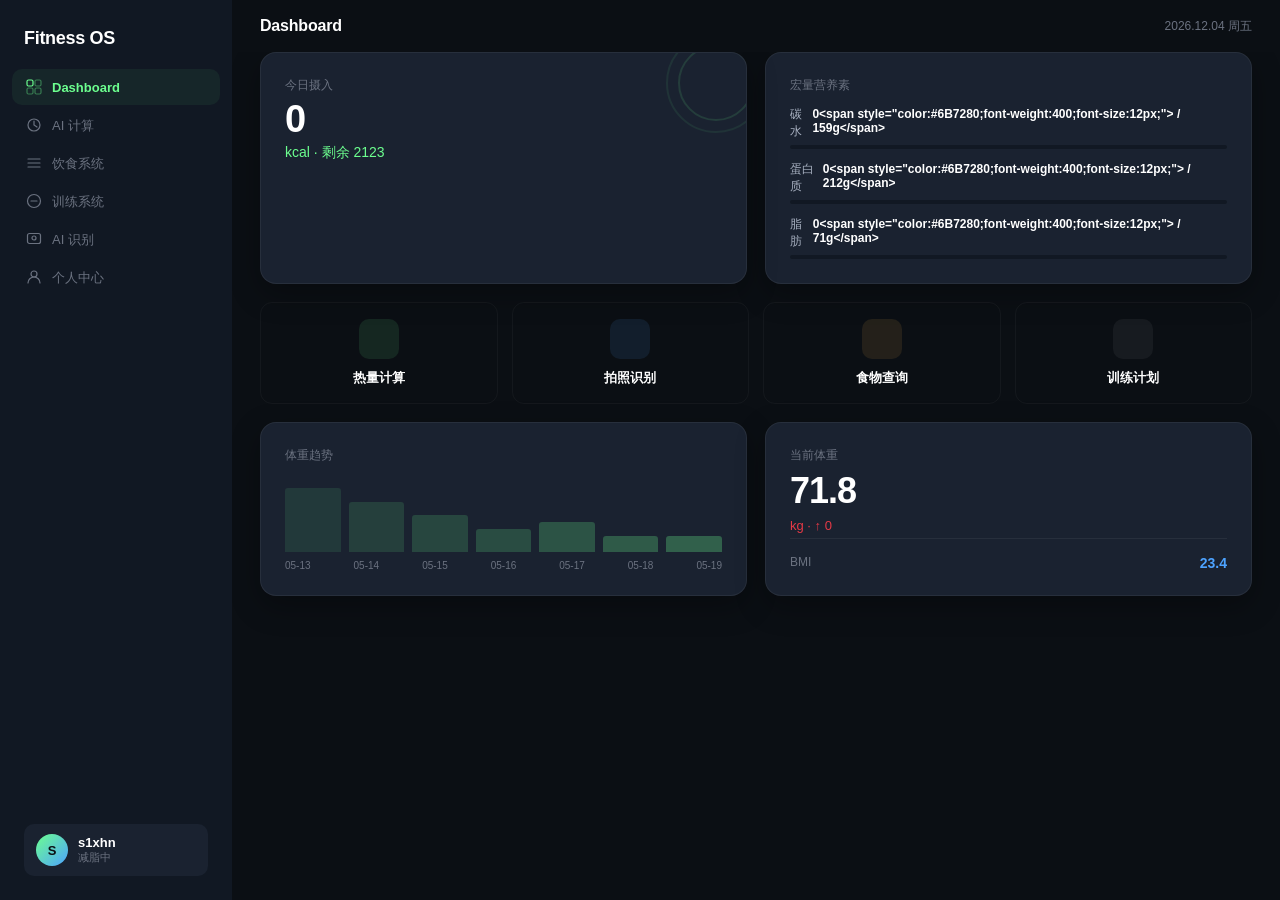
<file: app/fitness-app/index.html>
<!DOCTYPE html>
<html lang="zh-CN">
<head>
  <meta charset="UTF-8">
  <meta name="viewport" content="width=device-width, initial-scale=1.0">
  <title>Fitness OS</title>
  <link rel="stylesheet" href="css/design-system.css">
  <link rel="stylesheet" href="css/layout.css">
  <link rel="stylesheet" href="css/components.css">
</head>
<body>
  <div id="app">
    <aside id="sidebar"></aside>
    <div id="main-area">
      <header id="topbar"></header>
      <main id="content"></main>
    </div>
    <nav id="bottom-nav"></nav>
  </div>
  <script type="module" src="js/app.js"></script>
</body>
</html>
</file>
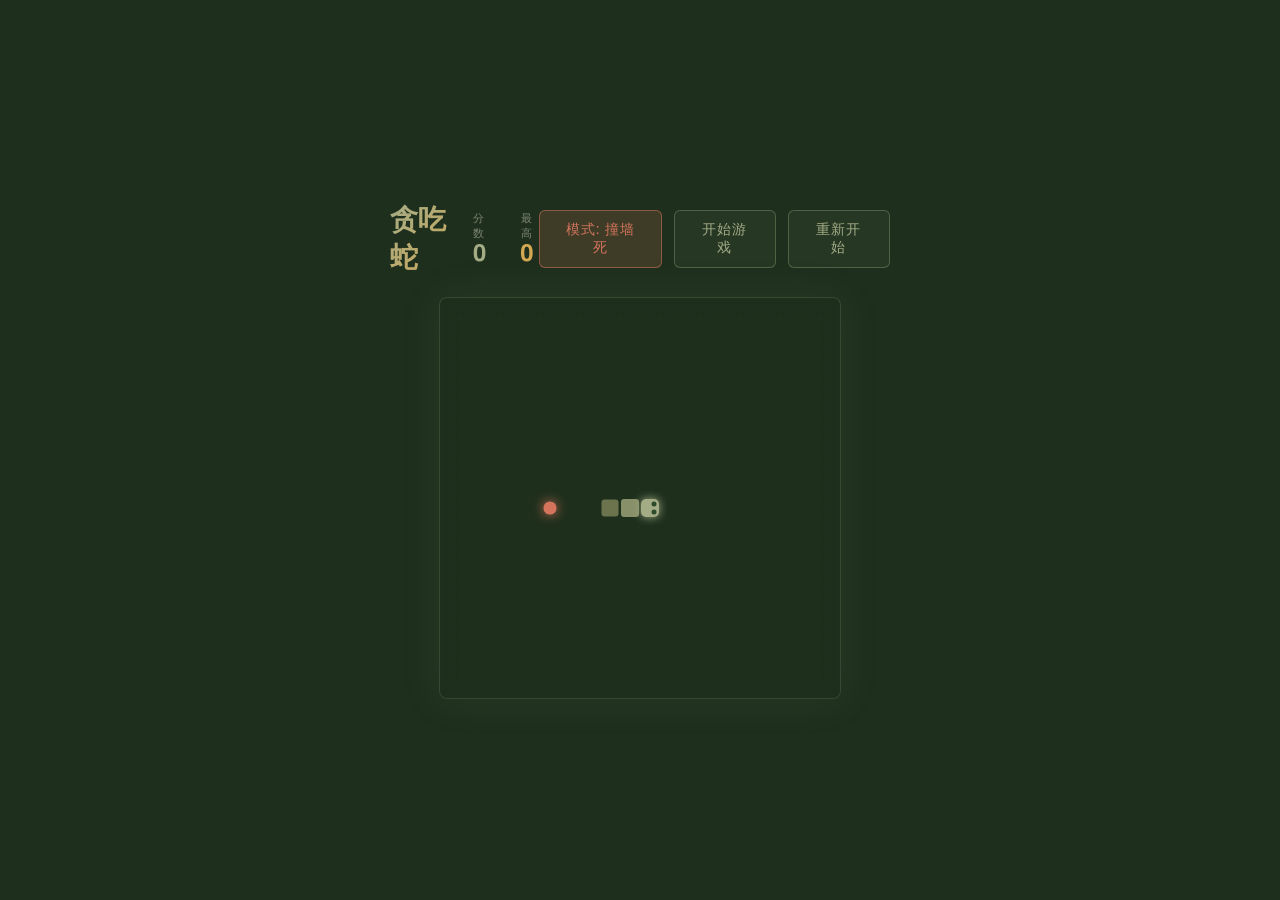
<file: small-game/snake.html>
<!DOCTYPE html>
<html lang="zh-CN">
<head>
<meta charset="UTF-8">
<meta name="viewport" content="width=device-width, initial-scale=1.0">
<title>贪吃蛇</title>
<style>
  *, *::before, *::after { box-sizing: border-box; margin: 0; padding: 0; }

  body {
    background: #1e301d;
    display: flex;
    justify-content: center;
    align-items: center;
    min-height: 100vh;
    font-family: 'Segoe UI', FreeSans, sans-serif;
    overflow: hidden;
  }

  .game-wrapper {
    display: flex;
    flex-direction: column;
    align-items: center;
    gap: 20px;
  }

  .game-header {
    display: flex;
    justify-content: space-between;
    align-items: center;
    width: 100%;
    max-width: 500px;
  }

  .title {
    font-size: 28px;
    font-weight: bold;
    font-family: Georgia, 'Times New Roman', serif;
    background: linear-gradient(135deg, #a4ac86, #d4a853);
    -webkit-background-clip: text;
    -webkit-text-fill-color: transparent;
    background-clip: text;
  }

  .score-panel {
    display: flex;
    gap: 24px;
  }

  .score-item {
    text-align: center;
  }

  .score-label {
    font-size: 11px;
    color: #7d8471;
    text-transform: uppercase;
    letter-spacing: 2px;
  }

  .score-value {
    font-size: 24px;
    font-weight: bold;
    color: #a4ac86;
  }

  .score-value.best {
    color: #d4a853;
  }

  canvas {
    border: 1px solid rgba(164, 172, 134, 0.2);
    border-radius: 8px;
    background: rgba(30, 48, 29, 0.6);
    backdrop-filter: blur(10px);
    box-shadow: 0 0 40px rgba(125, 132, 113, 0.12);
  }

  .controls {
    display: flex;
    gap: 12px;
    align-items: center;
  }

  .btn {
    padding: 10px 24px;
    border: 1px solid rgba(164, 172, 134, 0.35);
    border-radius: 6px;
    background: rgba(164, 172, 134, 0.06);
    color: #a4ac86;
    font-family: inherit;
    font-size: 14px;
    cursor: pointer;
    transition: all 0.2s;
    letter-spacing: 1px;
  }

  .btn:hover {
    background: rgba(164, 172, 134, 0.15);
    border-color: rgba(164, 172, 134, 0.6);
  }

  .btn:active {
    transform: scale(0.97);
  }

  .mode-btn.active {
    background: rgba(212, 116, 92, 0.18);
    border-color: rgba(212, 116, 92, 0.55);
    color: #d4745c;
  }

  .game-overlay {
    position: fixed;
    top: 0; left: 0; right: 0; bottom: 0;
    display: flex;
    justify-content: center;
    align-items: center;
    background: rgba(30, 48, 29, 0.75);
    backdrop-filter: blur(4px);
    z-index: 10;
  }

  .overlay-card {
    text-align: center;
    padding: 40px 60px;
    background: rgba(30, 48, 29, 0.97);
    border: 1px solid rgba(164, 172, 134, 0.25);
    border-radius: 12px;
    box-shadow: 0 0 60px rgba(125, 132, 113, 0.15);
  }

  .overlay-title {
    font-size: 32px;
    font-weight: bold;
    font-family: Georgia, 'Times New Roman', serif;
    background: linear-gradient(135deg, #d4745c, #d4a853);
    -webkit-background-clip: text;
    -webkit-text-fill-color: transparent;
    background-clip: text;
    margin-bottom: 12px;
  }

  .overlay-score {
    font-size: 18px;
    color: #7d8471;
    margin-bottom: 24px;
  }

  .overlay-score span {
    color: #a4ac86;
    font-weight: bold;
    font-size: 22px;
  }

  .hint {
    font-size: 12px;
    color: #5a6353;
    margin-top: 16px;
  }

  .mobile-dpad {
    display: none;
    grid-template-areas:
      ". up ."
      "left . right"
      ". down .";
    grid-template-columns: repeat(3, 60px);
    grid-template-rows: repeat(3, 60px);
    gap: 4px;
  }

  .dpad-btn {
    width: 60px;
    height: 60px;
    border: 1px solid rgba(164, 172, 134, 0.25);
    border-radius: 8px;
    background: rgba(164, 172, 134, 0.06);
    color: #a4ac86;
    font-size: 20px;
    cursor: pointer;
    -webkit-tap-highlight-color: transparent;
    touch-action: manipulation;
    user-select: none;
  }

  .dpad-btn:active {
    background: rgba(164, 172, 134, 0.25);
  }

  .dpad-up    { grid-area: up; }
  .dpad-down  { grid-area: down; }
  .dpad-left  { grid-area: left; }
  .dpad-right { grid-area: right; }

  @media (max-width: 600px), (hover: none) and (pointer: coarse) {
    .mobile-dpad { display: grid; }
    .game-header { max-width: 340px; }
    canvas { max-width: 340px; }
  }
</style>
</head>
<body>

<div class="game-wrapper">
  <div class="game-header">
    <div class="title">贪吃蛇</div>
    <div class="score-panel">
      <div class="score-item">
        <div class="score-label">分数</div>
        <div class="score-value" id="score">0</div>
      </div>
      <div class="score-item">
        <div class="score-label">最高</div>
        <div class="score-value best" id="bestScore">0</div>
      </div>
    </div>
    <div class="controls">
      <button class="btn mode-btn" id="wallModeBtn">模式: 撞墙死</button>
      <button class="btn start-btn" id="startBtn">开始游戏</button>
      <button class="btn" id="restartBtn">重新开始</button>
    </div>
  </div>

  <canvas id="gameCanvas"></canvas>

  <div class="mobile-dpad">
    <button class="dpad-btn dpad-up">▲</button>
    <button class="dpad-btn dpad-left">◀</button>
    <button class="dpad-btn dpad-right">▶</button>
    <button class="dpad-btn dpad-down">▼</button>
  </div>
</div>

<div class="game-overlay" id="gameOverlay" style="display:none;">
  <div class="overlay-card">
    <div class="overlay-title">游戏结束</div>
    <div class="overlay-score">得分: <span id="finalScore">0</span></div>
    <button class="btn" id="playAgainBtn">再来一局</button>
    <button class="btn end-btn" id="endGameBtn">结束游戏</button>
    <div class="hint">按 空格键 或 回车 重新开始</div>
  </div>
</div>

<script>
  const canvas = document.getElementById('gameCanvas');
  const ctx = canvas.getContext('2d');

  const CELL_SIZE = 20;
  const COLS = 20;
  const ROWS = 20;

  canvas.width = COLS * CELL_SIZE;
  canvas.height = ROWS * CELL_SIZE;

  let snake = [];
  let food = null;
  let direction = { x: 1, y: 0 };
  let nextDirection = { x: 1, y: 0 };
  let score = 0;
  let bestScore = 0;
  let gameLoop = null;
  let gameRunning = false;
  let speed = 130;
  let wallDeath = true;

  const SNAKE_COLORS = [
    '#a4ac86',
    '#969e78',
    '#88906a',
    '#7a825c',
    '#6c744e',
  ];

  try {
    const saved = localStorage.getItem('snake-best');
    if (saved) bestScore = parseInt(saved, 10) || 0;
  } catch (e) {}

  function updateScoreDisplay() {
    document.getElementById('score').textContent = score;
  }

  function updateBestDisplay() {
    document.getElementById('bestScore').textContent = bestScore;
    updateScoreDisplay();
  }

  function stopLoop() {
    clearInterval(gameLoop);
    gameLoop = null;
  }

  function restartLoop() {
    stopLoop();
    gameRunning = true;
    gameLoop = setInterval(update, speed);
  }

  updateBestDisplay();

  function initGame() {
    const midX = Math.floor(COLS / 2);
    const midY = Math.floor(ROWS / 2);
    snake = [
      { x: midX, y: midY },
      { x: midX - 1, y: midY },
      { x: midX - 2, y: midY },
    ];
    direction = { x: 1, y: 0 };
    nextDirection = { x: 1, y: 0 };
    score = 0;
    speed = 130;
    updateScoreDisplay();
    document.getElementById('gameOverlay').style.display = 'none';
    spawnFood();
  }

  function spawnFood() {
    const occupied = new Set(snake.map(s => `${s.x},${s.y}`));
    const free = [];
    for (let x = 0; x < COLS; x++) {
      for (let y = 0; y < ROWS; y++) {
        if (!occupied.has(`${x},${y}`)) free.push({ x, y });
      }
    }
    if (free.length === 0) return;
    food = free[Math.floor(Math.random() * free.length)];
  }

  function update() {
    direction = { ...nextDirection };
    const head = { x: snake[0].x + direction.x, y: snake[0].y + direction.y };

    if (wallDeath && (head.x < 0 || head.x >= COLS || head.y < 0 || head.y >= ROWS)) {
      endGame();
      return;
    }

    const wrapped = {
      x: (head.x + COLS) % COLS,
      y: (head.y + ROWS) % ROWS,
    };

    if (snake.some(s => s.x === wrapped.x && s.y === wrapped.y)) {
      endGame();
      return;
    }

    snake.unshift(wrapped);

    if (food && wrapped.x === food.x && wrapped.y === food.y) {
      score += 10;
      updateScoreDisplay();
      const newSpeed = Math.max(60, 130 - Math.floor(score / 50) * 8);
      if (newSpeed !== speed) {
        speed = newSpeed;
        restartLoop();
      }
      spawnFood();
    } else {
      snake.pop();
    }

    draw();
  }

  function draw() {
    ctx.clearRect(0, 0, canvas.width, canvas.height);

    ctx.strokeStyle = 'rgba(164, 172, 134, 0.05)';
    ctx.lineWidth = 0.5;
    for (let x = 0; x <= COLS; x++) {
      ctx.beginPath();
      ctx.moveTo(x * CELL_SIZE, 0);
      ctx.lineTo(x * CELL_SIZE, canvas.height);
      ctx.stroke();
    }
    for (let y = 0; y <= ROWS; y++) {
      ctx.beginPath();
      ctx.moveTo(0, y * CELL_SIZE);
      ctx.lineTo(canvas.width, y * CELL_SIZE);
      ctx.stroke();
    }

    if (food) {
      const fx = food.x * CELL_SIZE + CELL_SIZE / 2;
      const fy = food.y * CELL_SIZE + CELL_SIZE / 2;
      const pulse = 1 + Math.sin(Date.now() / 300) * 0.2;
      const radius = (CELL_SIZE / 2 - 2) * pulse;

      ctx.shadowColor = '#d4745c';
      ctx.shadowBlur = 12;
      ctx.fillStyle = '#d4745c';
      ctx.beginPath();
      ctx.arc(fx, fy, radius, 0, Math.PI * 2);
      ctx.fill();
      ctx.shadowBlur = 0;
    }

    const len = snake.length;
    const step = len > 1 ? SNAKE_COLORS.length / (len - 1) : 0;
    for (let i = len - 1; i >= 0; i--) {
      const s = snake[i];
      const sx = s.x * CELL_SIZE;
      const sy = s.y * CELL_SIZE;
      const colorIndex = Math.min(Math.floor(i * step), SNAKE_COLORS.length - 1);

      ctx.fillStyle = SNAKE_COLORS[colorIndex];
      if (i === 0) {
        ctx.shadowColor = '#a4ac86';
        ctx.shadowBlur = 10;
      }

      const shrink = i === len - 1 ? 1.5 : 1;
      const padding = shrink;
      const rx = i === 0 ? 5 : 3;

      ctx.beginPath();
      ctx.roundRect(sx + padding, sy + padding, CELL_SIZE - padding * 2, CELL_SIZE - padding * 2, rx);
      ctx.fill();
    }
    ctx.shadowBlur = 0;

    if (snake.length > 0) {
      const head = snake[0];
      const hx = head.x * CELL_SIZE + CELL_SIZE / 2;
      const hy = head.y * CELL_SIZE + CELL_SIZE / 2;
      ctx.fillStyle = '#2d4a2b';

      let eyeOff1, eyeOff2;
      if (direction.x === 1) {
        eyeOff1 = { x: 4, y: -4 };
        eyeOff2 = { x: 4, y: 4 };
      } else if (direction.x === -1) {
        eyeOff1 = { x: -4, y: -4 };
        eyeOff2 = { x: -4, y: 4 };
      } else if (direction.y === -1) {
        eyeOff1 = { x: -4, y: -4 };
        eyeOff2 = { x: 4, y: -4 };
      } else {
        eyeOff1 = { x: -4, y: 4 };
        eyeOff2 = { x: 4, y: 4 };
      }

      ctx.beginPath();
      ctx.arc(hx + eyeOff1.x, hy + eyeOff1.y, 2.5, 0, Math.PI * 2);
      ctx.fill();
      ctx.beginPath();
      ctx.arc(hx + eyeOff2.x, hy + eyeOff2.y, 2.5, 0, Math.PI * 2);
      ctx.fill();
    }
  }

  function endGame() {
    gameRunning = false;
    stopLoop();

    if (score > bestScore) {
      bestScore = score;
      try { localStorage.setItem('snake-best', bestScore); } catch (e) {}
    }
    updateBestDisplay();

    document.getElementById('finalScore').textContent = score;
    document.getElementById('gameOverlay').style.display = 'flex';
    document.getElementById('startBtn').style.display = '';
  }

  function startLoop() {
    restartLoop();
  }

  function startGame() {
    initGame();
    draw();
    startLoop();
    document.getElementById('startBtn').style.display = 'none';
  }

  const DIR = {
    UP:    { x: 0, y: -1 },
    DOWN:  { x: 0, y: 1 },
    LEFT:  { x: -1, y: 0 },
    RIGHT: { x: 1, y: 0 },
  };

  function isOpposite(a, b) {
    return a.x === -b.x && a.y === -b.y;
  }

  function setDirection(dir) {
    if (isOpposite(dir, direction)) return false;
    nextDirection = dir;
    return true;
  }

  document.addEventListener('keydown', (e) => {
    if (e.key === ' ' || e.key === 'Enter') {
      e.preventDefault();
      startGame();
      return;
    }

    if (!gameRunning) return;

    const keyMap = {
      ArrowUp: DIR.UP,     ArrowDown: DIR.DOWN,
      ArrowLeft: DIR.LEFT, ArrowRight: DIR.RIGHT,
      w: DIR.UP, W: DIR.UP, s: DIR.DOWN, S: DIR.DOWN,
      a: DIR.LEFT, A: DIR.LEFT, d: DIR.RIGHT, D: DIR.RIGHT,
    };

    const dir = keyMap[e.key];
    if (dir) {
      e.preventDefault();
      setDirection(dir);
    }
  });

  const wallModeBtn = document.getElementById('wallModeBtn');
  wallModeBtn.classList.add('active');
  wallModeBtn.addEventListener('click', () => {
    wallDeath = !wallDeath;
    if (wallDeath) {
      wallModeBtn.textContent = '模式: 撞墙死';
      wallModeBtn.classList.add('active');
    } else {
      wallModeBtn.textContent = '模式: 穿墙';
      wallModeBtn.classList.remove('active');
    }
    if (gameRunning) {
      restartLoop();
    }
  });

  document.getElementById('startBtn').addEventListener('click', startGame);
  document.getElementById('restartBtn').addEventListener('click', startGame);
  document.getElementById('playAgainBtn').addEventListener('click', startGame);
  document.getElementById('endGameBtn').addEventListener('click', () => {
    document.getElementById('gameOverlay').style.display = 'none';
    document.getElementById('startBtn').style.display = '';
    initGame();
    draw();
  });

  const DPAD_MAP = {
    'dpad-up': DIR.UP, 'dpad-down': DIR.DOWN,
    'dpad-left': DIR.LEFT, 'dpad-right': DIR.RIGHT,
  };
  document.querySelectorAll('.dpad-btn').forEach(btn => {
    btn.addEventListener('pointerdown', (e) => {
      e.preventDefault();
      if (!gameRunning) return;
      for (const [cls, dir] of Object.entries(DPAD_MAP)) {
        if (btn.classList.contains(cls)) {
          setDirection(dir);
          return;
        }
      }
    });
  });

  let touchStart = null;
  canvas.addEventListener('touchstart', (e) => {
    touchStart = { x: e.touches[0].clientX, y: e.touches[0].clientY };
  });
  canvas.addEventListener('touchend', (e) => {
    if (!touchStart || !gameRunning) return;
    const dx = e.changedTouches[0].clientX - touchStart.x;
    const dy = e.changedTouches[0].clientY - touchStart.y;
    touchStart = null;

    if (Math.abs(dx) < 20 && Math.abs(dy) < 20) return;

    let dir;
    if (Math.abs(dx) > Math.abs(dy)) {
      dir = dx > 0 ? DIR.RIGHT : DIR.LEFT;
    } else {
      dir = dy > 0 ? DIR.DOWN : DIR.UP;
    }
    setDirection(dir);
  });

  initGame();
  draw();
</script>
</body>
</html>
</file>
<file: app/fitness-app/css/design-system.css>
:root {
  --green: #6CFF8F;
  --green-dim: rgba(108, 255, 143, 0.1);
  --blue: #4DA3FF;
  --blue-dim: rgba(77, 163, 255, 0.1);
  --orange: #FFB74D;
  --orange-dim: rgba(255, 183, 77, 0.1);
  --carb: #81be32;
  --protein: #E63946;
  --fat: #FFB703;

  --bg-primary: #0B0F14;
  --bg-secondary: #111823;
  --bg-card: #1A2230;
  --text-primary: #FFFFFF;
  --text-secondary: #A7B0C0;
  --text-muted: #6B7280;
  --border: 1px solid rgba(255, 255, 255, 0.06);
  --radius: 16px;
  --radius-sm: 12px;
  --radius-xs: 8px;
  --shadow: 0 10px 30px rgba(0, 0, 0, 0.3);

  --font-mono: 'SF Mono', 'Cascadia Code', monospace;
  --sidebar-width: 232px;
  --topbar-height: 52px;
  --bottom-nav-height: 64px;
}

*, *::before, *::after { box-sizing: border-box; margin: 0; padding: 0; }

body {
  font-family: -apple-system, BlinkMacSystemFont, 'Segoe UI', 'PingFang SC', 'Microsoft YaHei', sans-serif;
  background: var(--bg-primary);
  color: var(--text-primary);
  overflow: hidden;
  height: 100vh;
}

#app {
  display: flex;
  height: 100vh;
  overflow: hidden;
}

#main-area {
  flex: 1;
  display: flex;
  flex-direction: column;
  overflow: hidden;
}

#content {
  flex: 1;
  overflow-y: auto;
  padding: 0 28px 28px;
  scroll-behavior: smooth;
}
</file>
<file: app/fitness-app/css/layout.css>
#sidebar {
  width: var(--sidebar-width);
  background: var(--bg-secondary);
  display: flex;
  flex-direction: column;
  flex-shrink: 0;
}

#topbar {
  height: var(--topbar-height);
  background: var(--bg-primary);
  display: flex;
  align-items: center;
  padding: 0 28px;
  justify-content: space-between;
}

#bottom-nav { display: none; }

@media (max-width: 1023px) {
  #sidebar { display: none; }
}

@media (max-width: 767px) {
  #bottom-nav {
    display: flex;
    height: var(--bottom-nav-height);
    background: var(--bg-secondary);
    border-top: var(--border);
    padding: 10px 16px 14px;
    gap: 4px;
  }
  #content { padding: 0 16px 16px; }
  #topbar { padding: 0 16px; }
}
</file>
<file: app/fitness-app/css/components.css>
.card {
  background: var(--bg-card);
  border: var(--border);
  border-radius: var(--radius);
  padding: 24px;
  box-shadow: var(--shadow);
}

.card-sm { padding: 16px; border-radius: var(--radius-sm); }

.stat-number {
  font-size: 38px;
  font-weight: 800;
  letter-spacing: -1px;
  line-height: 1;
}

.stat-label { color: var(--text-muted); font-size: 12px; }

.btn {
  border: none;
  border-radius: var(--radius-sm);
  padding: 12px 24px;
  font-size: 14px;
  font-weight: 600;
  cursor: pointer;
  transition: transform 0.15s, box-shadow 0.15s;
}

.btn:active { transform: scale(0.97); }

.btn-primary {
  background: linear-gradient(135deg, var(--green), var(--blue));
  color: var(--bg-primary);
  box-shadow: 0 4px 20px rgba(108, 255, 143, 0.25);
}

.btn-outline {
  background: transparent;
  border: 1.5px solid var(--green);
  color: var(--green);
}

.btn-ghost {
  background: var(--bg-card);
  color: var(--text-primary);
}

.progress-bar {
  height: 4px;
  background: #111823;
  border-radius: 2px;
  overflow: hidden;
}

.progress-fill {
  height: 100%;
  border-radius: 2px;
  transition: width 0.5s ease;
}

.macro-label {
  display: flex;
  justify-content: space-between;
  align-items: baseline;
  margin-bottom: 5px;
  font-size: 12px;
}

.section-title {
  color: var(--text-muted);
  font-size: 12px;
  margin-bottom: 12px;
}

.grid-2 { display: grid; grid-template-columns: 1fr 1fr; gap: 18px; }
.grid-4 { display: grid; grid-template-columns: repeat(4, 1fr); gap: 14px; }

@media (max-width: 767px) {
  .grid-2 { grid-template-columns: 1fr; }
  .grid-4 { grid-template-columns: repeat(4, 1fr); gap: 8px; }
  .card { padding: 16px; }
  .stat-number { font-size: 28px; }
}

.page { display: none; }
.page.active { display: block; }
</file>
